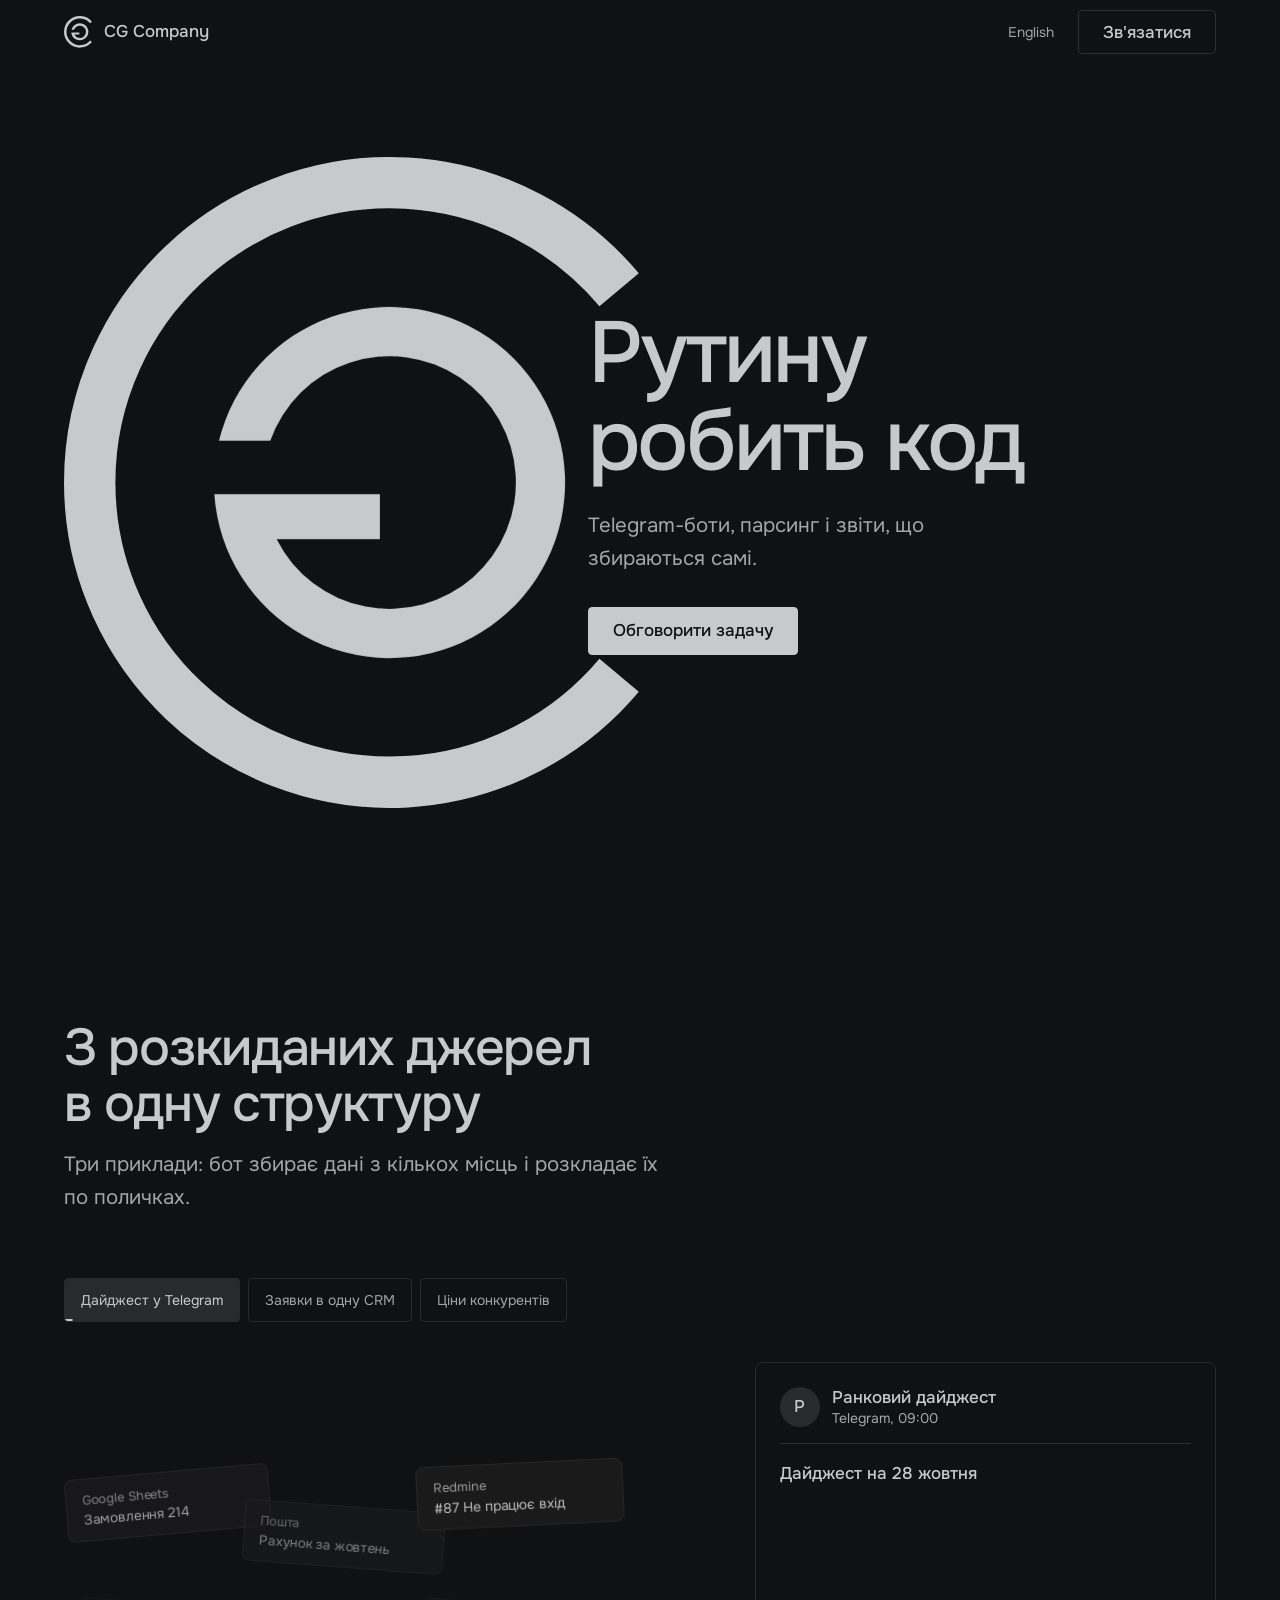
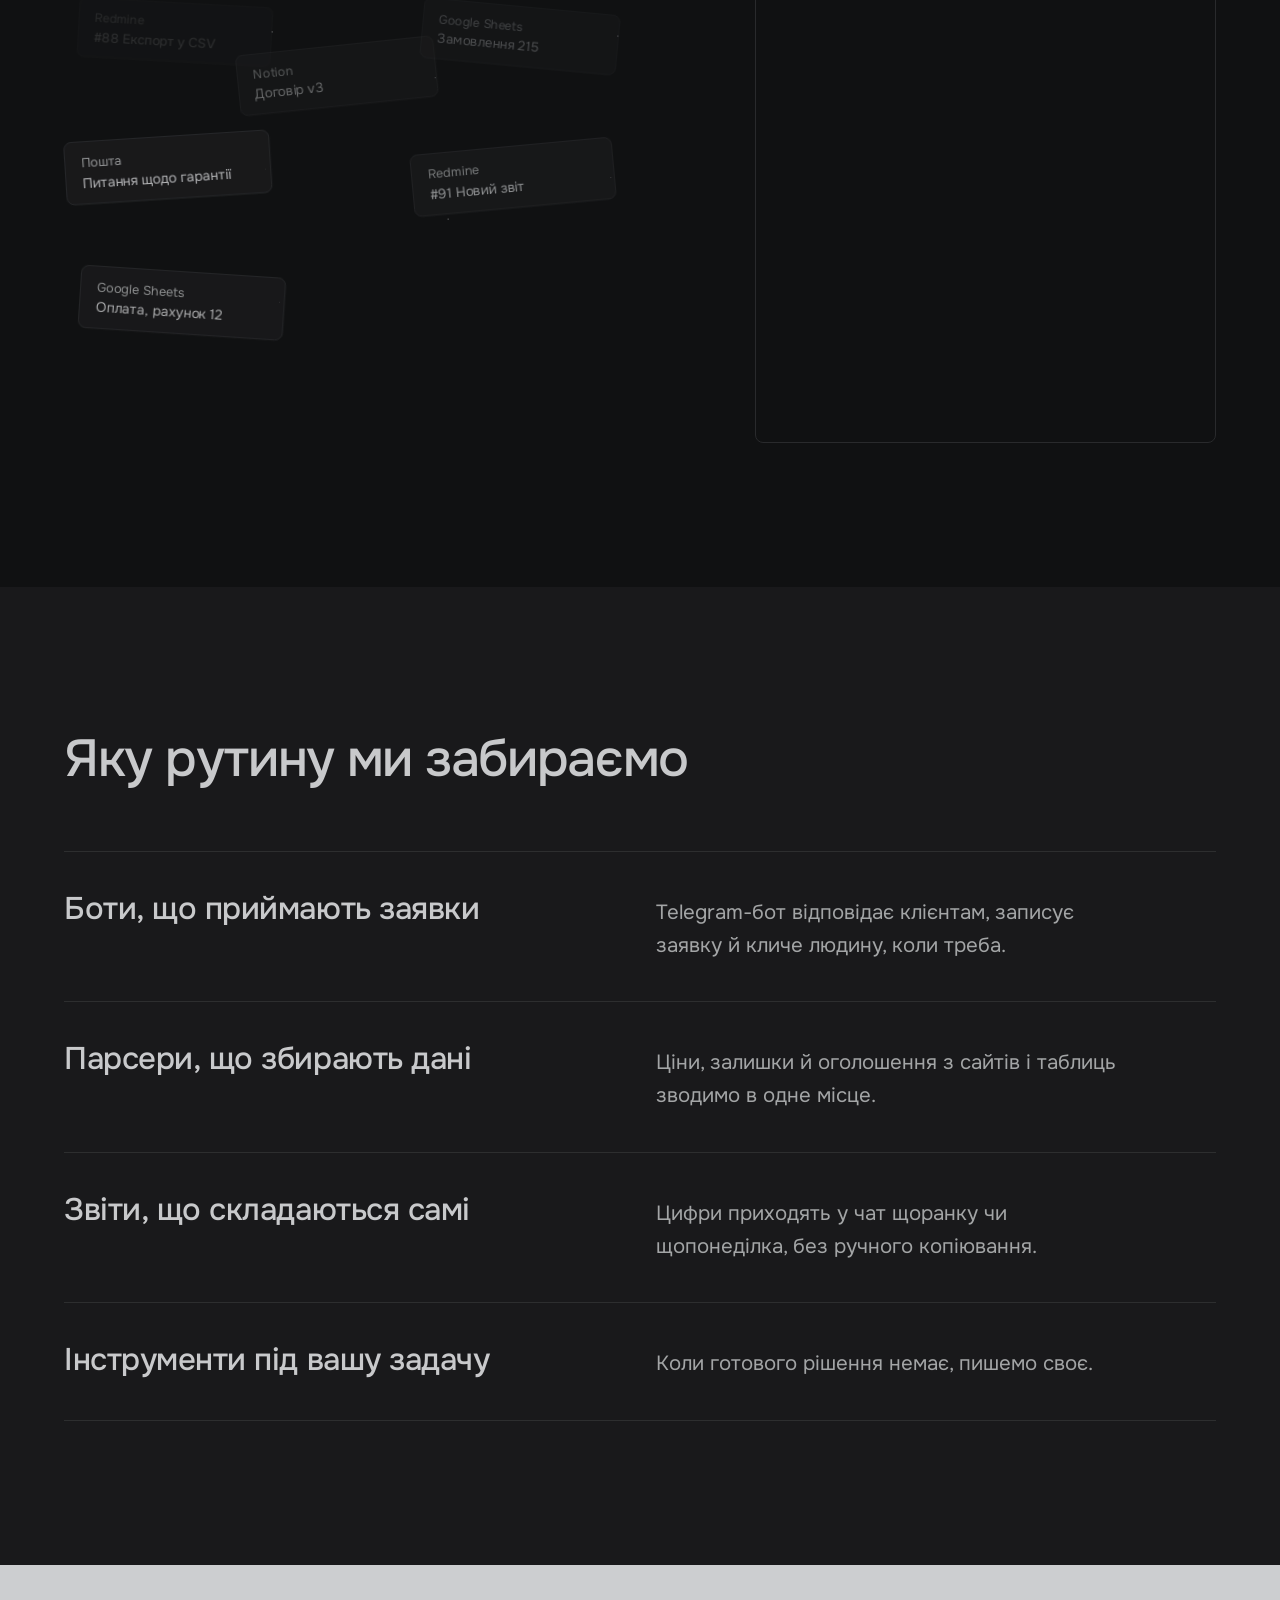
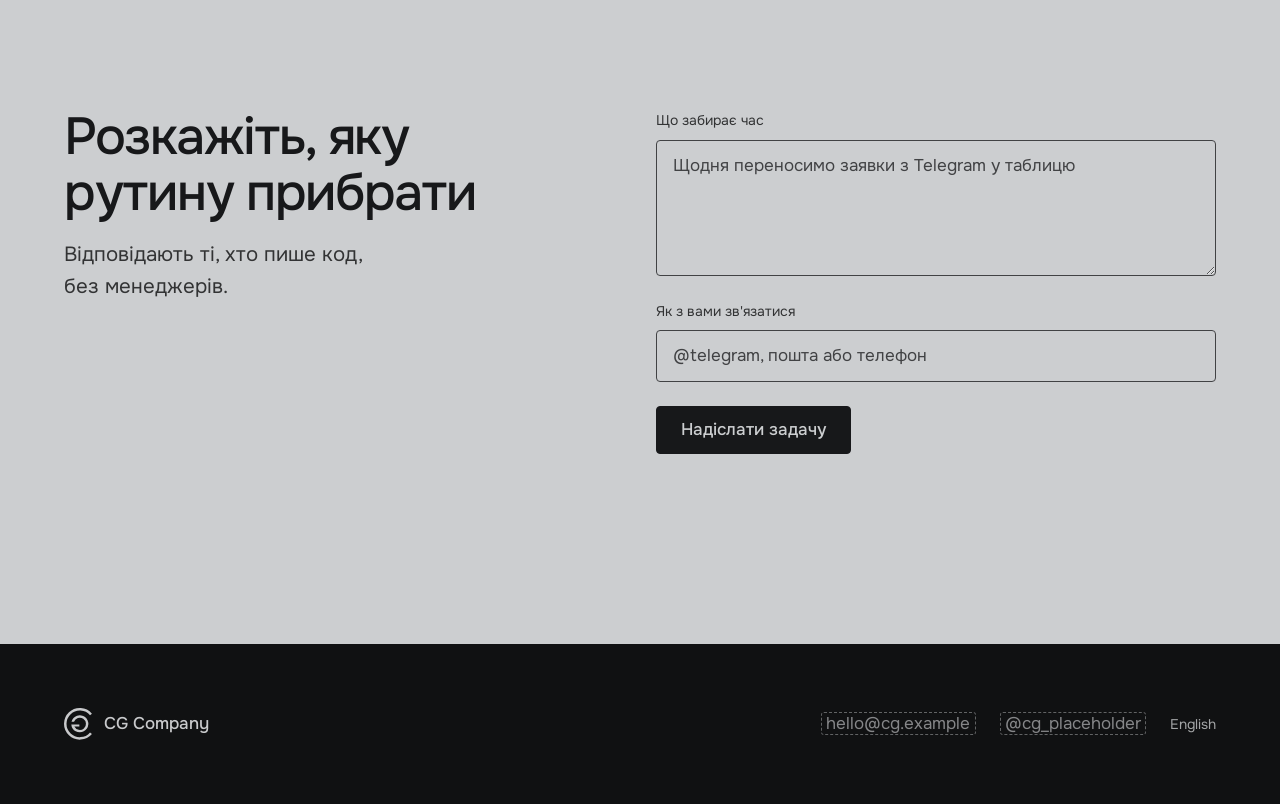
<file: index.html>
<!doctype html>
<html lang="uk">
<head>
<meta charset="utf-8">
<meta name="viewport" content="width=device-width, initial-scale=1">
<title>CG Company автоматизує рутину</title>
<meta name="description" content="CG Company робить Telegram-ботів, парсери й звіти, що збираються самі, щоб рутину робив код, а не люди.">
<link rel="icon" href="logo.svg" type="image/svg+xml">
<link rel="alternate" hreflang="uk" href="./">
<link rel="alternate" hreflang="en" href="en/">
<link rel="preconnect" href="https://fonts.googleapis.com">
<link rel="preconnect" href="https://fonts.gstatic.com" crossorigin>
<link rel="stylesheet" href="https://fonts.googleapis.com/css2?family=JetBrains+Mono:wght@400&family=Onest:wght@400;500&display=swap">
<link rel="stylesheet" href="styles.css">
<script>document.documentElement.classList.add('js');</script>
</head>
<body>
<a class="skip" href="#main">Перейти до змісту</a>

<header class="nav">
  <div class="container nav__row">
    <a class="nav__home" href="./" aria-label="CG Company, на головну">
      <svg class="mark mark--nav logo" viewBox="-152 -152 269 304" aria-hidden="true">
        <path class="mark__c" d="M107.25,-89.99 A140,140 0 1,0 107.25,89.99" fill="none" stroke="currentColor" stroke-width="24"/>
        <g class="mark__turn"><path d="M-79.65,-19.5 A82,82 0 1,1 -81.82,5.5 H-4.5 V26.5 H-52.71 A59,59 0 1,0 -55.68,-19.5 Z" fill="currentColor"/></g>
      </svg>
      <span>CG Company</span>
    </a>
    <div class="nav__end">
      <a class="nav__lang" href="en/" hreflang="en" lang="en">English</a>
      <a class="btn btn--quiet" href="#contact">Зв'язатися</a>
    </div>
  </div>
</header>

<main id="main">
  <section class="hero">
    <div class="container hero__grid">
      <svg class="mark mark--hero logo" viewBox="-152 -152 269 304" aria-hidden="true">
        <path class="mark__c" pathLength="1" d="M107.25,-89.99 A140,140 0 1,0 107.25,89.99" fill="none" stroke="currentColor" stroke-width="24"/>
        <g class="mark__turn"><g class="mark__g"><path d="M-79.65,-19.5 A82,82 0 1,1 -81.82,5.5 H-4.5 V26.5 H-52.71 A59,59 0 1,0 -55.68,-19.5 Z" fill="currentColor"/></g></g>
      </svg>
      <div class="hero__text">
        <h1>Рутину<br> робить код</h1>
        <p class="hero__lede">Telegram-боти, парсинг і звіти, що збираються самі.</p>
        <a class="btn" href="#contact">Обговорити задачу</a>
      </div>
    </div>
  </section>

  <section class="demo" aria-labelledby="demo-h" data-demo>
    <div class="container demo__grid">
      <div class="section-head">
        <h2 id="demo-h">З розкиданих джерел в одну структуру</h2>
        <p>Три приклади: бот збирає дані з кількох місць і розкладає їх по поличках.</p>
      </div>

      <div class="scenes">
        <div class="scenes__tabs" role="tablist" aria-label="Приклади автоматизацій">
          <button type="button" role="tab" id="tab-digest" aria-controls="scene-digest" aria-selected="true"><span class="tab__full">Дайджест у Telegram</span><span class="tab__short">Дайджест</span><span class="tab__bar" aria-hidden="true"></span></button>
          <button type="button" role="tab" id="tab-leads" aria-controls="scene-leads" aria-selected="false" tabindex="-1"><span class="tab__full">Заявки в одну CRM</span><span class="tab__short">Заявки</span><span class="tab__bar" aria-hidden="true"></span></button>
          <button type="button" role="tab" id="tab-prices" aria-controls="scene-prices" aria-selected="false" tabindex="-1"><span class="tab__full">Ціни конкурентів</span><span class="tab__short">Ціни</span><span class="tab__bar" aria-hidden="true"></span></button>
        </div>
        <div class="flow flow--tree" id="scene-digest" role="tabpanel" aria-labelledby="tab-digest" data-kind="tree">
          <ul class="chaos" aria-hidden="true">
            <li class="chip" data-id="s1" data-r="-5" style="--fx: 0; --fy: 0.02; --mx: 0; --my: 0.0"><span class="chip__body"><span class="chip__src">Google Sheets</span> Замовлення 214</span></li>
            <li class="chip" data-id="m1" data-r="4" style="--fx: 0.5; --fy: 0.1; --mx: 1; --my: 0.111"><span class="chip__body"><span class="chip__src">Пошта</span> Рахунок за жовтень</span></li>
            <li class="chip" data-id="r1" data-r="-3" style="--fx: 1; --fy: 0; --mx: 0; --my: 0.222"><span class="chip__body"><span class="chip__src">Redmine</span> #87 Не працює вхід</span></li>
            <li class="chip" data-id="r2" data-r="3" style="--fx: 0.02; --fy: 0.33; --mx: 1; --my: 0.333"><span class="chip__body"><span class="chip__src">Redmine</span> #88 Експорт у CSV</span></li>
            <li class="chip" data-id="n1" data-r="-6" style="--fx: 0.48; --fy: 0.44; --mx: 0; --my: 0.444"><span class="chip__body"><span class="chip__src">Notion</span> Договір v3</span></li>
            <li class="chip" data-id="s2" data-r="5" style="--fx: 1; --fy: 0.34; --mx: 1; --my: 0.556"><span class="chip__body"><span class="chip__src">Google Sheets</span> Замовлення 215</span></li>
            <li class="chip" data-id="m2" data-r="-4" style="--fx: 0; --fy: 0.66; --mx: 0; --my: 0.667"><span class="chip__body"><span class="chip__src">Пошта</span> Питання щодо гарантії</span></li>
            <li class="chip" data-id="n2" data-r="3" style="--fx: 0.52; --fy: 0.78; --mx: 1; --my: 0.778"><span class="chip__body"><span class="chip__src">Notion</span> План на листопад</span></li>
            <li class="chip" data-id="r3" data-r="-5" style="--fx: 0.98; --fy: 0.68; --mx: 0; --my: 0.889"><span class="chip__body"><span class="chip__src">Redmine</span> #91 Новий звіт</span></li>
            <li class="chip" data-id="s3" data-r="4" style="--fx: 0.04; --fy: 0.98; --mx: 1; --my: 1.0"><span class="chip__body"><span class="chip__src">Google Sheets</span> Оплата, рахунок 12</span></li>
          </ul>
          <svg class="wires" aria-hidden="true"></svg>
          <article class="post" aria-label="Приклад дайджесту в Telegram-каналі">
            <header class="post__head">
              <span class="post__avatar" aria-hidden="true">Р</span>
              <span class="post__who"><b>Ранковий дайджест</b> <span class="post__meta">Telegram, 09:00</span></span>
            </header>
            <p class="post__title">Дайджест на 28 жовтня</p>
            <ul class="tree">
              <li class="tree__branch"><span class="tree__node"><svg class="tree__icon" viewBox="0 0 16 16" aria-hidden="true"><path d="M1.5 3.5h4.2l1.6 1.6h7.2v7.4h-13z" fill="none" stroke="currentColor" stroke-width="1.2" stroke-linejoin="round"/></svg>Продажі</span>
                <ul>
                  <li class="tree__leaf" data-id="s1">Замовлення 214</li>
                  <li class="tree__leaf" data-id="s2">Замовлення 215</li>
                  <li class="tree__leaf" data-id="s3">Оплата, рахунок 12</li>
                </ul>
              </li>
              <li class="tree__branch"><span class="tree__node"><svg class="tree__icon" viewBox="0 0 16 16" aria-hidden="true"><path d="M1.5 3.5h4.2l1.6 1.6h7.2v7.4h-13z" fill="none" stroke="currentColor" stroke-width="1.2" stroke-linejoin="round"/></svg>Листи</span>
                <ul>
                  <li class="tree__leaf" data-id="m1">Рахунок за жовтень</li>
                  <li class="tree__leaf" data-id="m2">Питання щодо гарантії</li>
                </ul>
              </li>
              <li class="tree__branch"><span class="tree__node"><svg class="tree__icon" viewBox="0 0 16 16" aria-hidden="true"><path d="M1.5 3.5h4.2l1.6 1.6h7.2v7.4h-13z" fill="none" stroke="currentColor" stroke-width="1.2" stroke-linejoin="round"/></svg>Задачі</span>
                <ul>
                  <li class="tree__leaf" data-id="r1">#87 Не працює вхід</li>
                  <li class="tree__leaf" data-id="r2">#88 Експорт у CSV</li>
                  <li class="tree__leaf" data-id="r3">#91 Новий звіт</li>
                </ul>
              </li>
              <li class="tree__branch"><span class="tree__node"><svg class="tree__icon" viewBox="0 0 16 16" aria-hidden="true"><path d="M1.5 3.5h4.2l1.6 1.6h7.2v7.4h-13z" fill="none" stroke="currentColor" stroke-width="1.2" stroke-linejoin="round"/></svg>Документи</span>
                <ul>
                  <li class="tree__leaf" data-id="n1">Договір v3</li>
                  <li class="tree__leaf" data-id="n2">План на листопад</li>
                </ul>
              </li>
            </ul>
            <p class="post__sent"><svg class="check" viewBox="0 0 16 16" aria-hidden="true"><path d="M3 8.5l3 3 7-7" fill="none" stroke="currentColor" stroke-width="1.6" stroke-linecap="round" stroke-linejoin="round"/></svg>Надіслано в канал: 10 оновлень з 4 джерел</p>
          </article>
        </div>
        <div class="flow flow--board" id="scene-leads" role="tabpanel" aria-labelledby="tab-leads" data-kind="board">
          <div class="stream" aria-hidden="true"><p class="zone-label">Вхідні з 4 каналів</p><p class="stream__count"><span class="num" data-inbox>0</span> необроблених</p></div>
          <div class="sources" aria-hidden="true"><span class="source" data-src="tg"><span class="source__name">Telegram</span> <span class="num" data-src-count>0</span></span><span class="source" data-src="ig"><span class="source__name">Instagram</span> <span class="num" data-src-count>0</span></span><span class="source" data-src="form"><span class="source__name">Сайт</span> <span class="num" data-src-count>0</span></span><span class="source" data-src="call"><span class="source__name">Дзвінки</span> <span class="num" data-src-count>0</span></span></div>
          <div class="board">
            <p class="board__title">CRM, заявки за вівторок</p>
            <div class="board__col" data-col="new">
              <p class="board__head">Нові <span class="num" data-count>2</span></p>
              <ul>
                <li class="card" data-k="1" data-col="new" data-src="ig"><span class="card__src">Instagram</span> <span class="card__txt">@kvitka: є розмір M?</span></li>
                <li class="card" data-k="4" data-col="new" data-src="tg"><span class="card__src">Telegram</span> <span class="card__txt">Ігор: скільки доставка?</span></li>
              </ul>
            </div>
            <div class="board__col" data-col="work">
              <p class="board__head">В роботі <span class="num" data-count>2</span></p>
              <ul>
                <li class="card" data-k="2" data-col="work" data-src="form"><span class="card__src">Форма на сайті</span> <span class="card__txt">Анна: рахунок для ТОВ</span></li>
                <li class="card" data-k="3" data-col="work" data-src="call"><span class="card__src">Дзвінок</span> <span class="card__txt">Марко: ціна за 2 шт</span></li>
              </ul>
            </div>
            <div class="board__col" data-col="done">
              <p class="board__head">Готово <span class="num" data-count>2</span></p>
              <ul>
                <li class="card" data-k="0" data-col="done" data-src="tg"><span class="card__src">Telegram</span> <span class="card__txt">Олена: запис на четвер</span><svg class="check" viewBox="0 0 16 16" aria-hidden="true"><path d="M3 8.5l3 3 7-7" fill="none" stroke="currentColor" stroke-width="1.6" stroke-linecap="round" stroke-linejoin="round"/></svg></li>
                <li class="card" data-k="5" data-col="done" data-src="call"><span class="card__src">Дзвінок</span> <span class="card__txt">Світлана: гарантія</span><svg class="check" viewBox="0 0 16 16" aria-hidden="true"><path d="M3 8.5l3 3 7-7" fill="none" stroke="currentColor" stroke-width="1.6" stroke-linecap="round" stroke-linejoin="round"/></svg></li>
              </ul>
            </div>
          </div>
        </div>
        <div class="flow flow--prices" id="scene-prices" role="tabpanel" aria-labelledby="tab-prices" data-kind="prices">
          <div class="scan">
            <p class="zone-label">Чотири сайти, чотири формати</p>
            <ul class="scan__rows">
              <li class="scan__row" data-id="a"><span class="scan__shop">shop-a.example</span><code class="scan__raw">&lt;span class="price"&gt;<b class="scan__val">4 299 ₴</b>&lt;/span&gt;</code></li>
              <li class="scan__row" data-id="b"><span class="scan__shop">shop-b.example</span><code class="scan__raw">"price": <b class="scan__val">4150</b></code></li>
              <li class="scan__row" data-id="c"><span class="scan__shop">shop-c.example</span><code class="scan__raw">&lt;div data-cost="<b class="scan__val">4480</b>"&gt;</code></li>
              <li class="scan__row" data-id="m"><span class="scan__shop">Маркетплейс</span><code class="scan__raw">Ціна: <b class="scan__val">4 390 грн</b></code></li>
            </ul>
            <span class="scan__beam" aria-hidden="true"></span>
          </div>
          <figure class="dots">
            <figcaption class="dots__title">Кавоварка X1, ціни сьогодні, грн</figcaption>
            <div class="dots__plot">
              <span class="dots__mine" style="--v: 0.417" aria-hidden="true"></span>
              <span class="dots__mine-label" style="--v: 0.417">Ваша ціна, 4 250</span>
              <div class="dots__row" data-id="a"><span class="dots__name">shop-a</span><span class="dots__track"><span class="dots__dot" style="--v: 0.498"></span><span class="dots__val" style="--v: 0.498">4 299</span></span></div>
              <div class="dots__row" data-id="b"><span class="dots__name">shop-b</span><span class="dots__track"><span class="dots__dot is-low" style="--v: 0.25"></span><span class="dots__val" style="--v: 0.25">4 150 <em class="dots__low">найнижча</em></span></span></div>
              <div class="dots__row" data-id="c"><span class="dots__name">shop-c</span><span class="dots__track"><span class="dots__dot" style="--v: 0.8"></span><span class="dots__val" style="--v: 0.8">4 480</span></span></div>
              <div class="dots__row" data-id="m"><span class="dots__name">маркетплейс</span><span class="dots__track"><span class="dots__dot" style="--v: 0.65"></span><span class="dots__val" style="--v: 0.65">4 390</span></span></div>
              <div class="dots__axis" aria-hidden="true"><span style="--v: 0">4 000</span><span style="--v: 0.333">4 200</span><span style="--v: 0.667">4 400</span><span style="--v: 1">4 600</span></div>
            </div>
            <p class="dots__verdict">shop-b дешевший за вас на 100 грн. Сповіщення вже в Telegram.</p>
          </figure>
        </div>
      </div>

    </div>
  </section>

  <section class="work" aria-labelledby="work-h">
    <div class="container work__inner">
      <div class="section-head">
        <h2 id="work-h">Яку рутину ми забираємо</h2>
      </div>
      <dl class="work__list">
        <div class="work__row"><dt>Боти, що приймають заявки</dt><dd>Telegram-бот відповідає клієнтам, записує заявку й кличе людину, коли треба.</dd></div>
        <div class="work__row"><dt>Парсери, що збирають дані</dt><dd>Ціни, залишки й оголошення з сайтів і таблиць зводимо в одне місце.</dd></div>
        <div class="work__row"><dt>Звіти, що складаються самі</dt><dd>Цифри приходять у чат щоранку чи щопонеділка, без ручного копіювання.</dd></div>
        <div class="work__row"><dt>Інструменти під вашу задачу</dt><dd>Коли готового рішення немає, пишемо своє.</dd></div>
      </dl>
    </div>
  </section>

  <section class="contact band-light" id="contact" aria-labelledby="contact-h">
    <div class="container contact__grid">
      <div class="section-head">
        <h2 id="contact-h">Розкажіть, яку рутину прибрати</h2>
        <p>Відповідають ті, хто пише код, без менеджерів.</p>
      </div>
      <form class="brief" data-endpoint="" novalidate>
        <div class="field">
          <label for="task">Що забирає час</label>
          <textarea id="task" name="task" rows="4" required placeholder="Щодня переносимо заявки з Telegram у таблицю"></textarea>
        </div>
        <div class="field">
          <label for="reach">Як з вами зв'язатися</label>
          <input id="reach" name="reach" type="text" autocomplete="on" required placeholder="@telegram, пошта або телефон">
        </div>
        <div class="brief__row">
          <button class="btn" type="submit">Надіслати задачу</button>
        </div>
        <p class="brief__help" id="brief-help" aria-live="polite"></p>
      </form>
    </div>
  </section>
</main>

<footer class="foot">
  <div class="container foot__row">
    <span class="foot__name">
      <svg class="mark mark--nav logo" viewBox="-152 -152 269 304" aria-hidden="true">
        <path d="M107.25,-89.99 A140,140 0 1,0 107.25,89.99" fill="none" stroke="currentColor" stroke-width="24"/>
        <path d="M-79.65,-19.5 A82,82 0 1,1 -81.82,5.5 H-4.5 V26.5 H-52.71 A59,59 0 1,0 -55.68,-19.5 Z" fill="currentColor"/>
      </svg>
      CG Company
    </span>
    <ul class="foot__contacts">
      <li><span class="fill" data-fill="email">hello@cg.example</span></li>
      <li><span class="fill" data-fill="telegram">@cg_placeholder</span></li>
      <li><a class="nav__lang" href="en/" hreflang="en" lang="en">English</a></li>
    </ul>
  </div>
</footer>

<script src="https://cdnjs.cloudflare.com/ajax/libs/gsap/3.12.5/gsap.min.js" defer></script>
<script defer src="app.js" data-msg-task="Опишіть задачу хоча б одним реченням." data-msg-reach="Залиште контакт, щоб ми могли відповісти." data-msg-offline="Нічого не надіслано: форма ще не підключена." data-msg-fail="Не вдалося надіслати. Спробуйте за хвилину." data-msg-ok="Отримали. Відповімо на контакт, який ви залишили."></script>
</body>
</html>
</file>
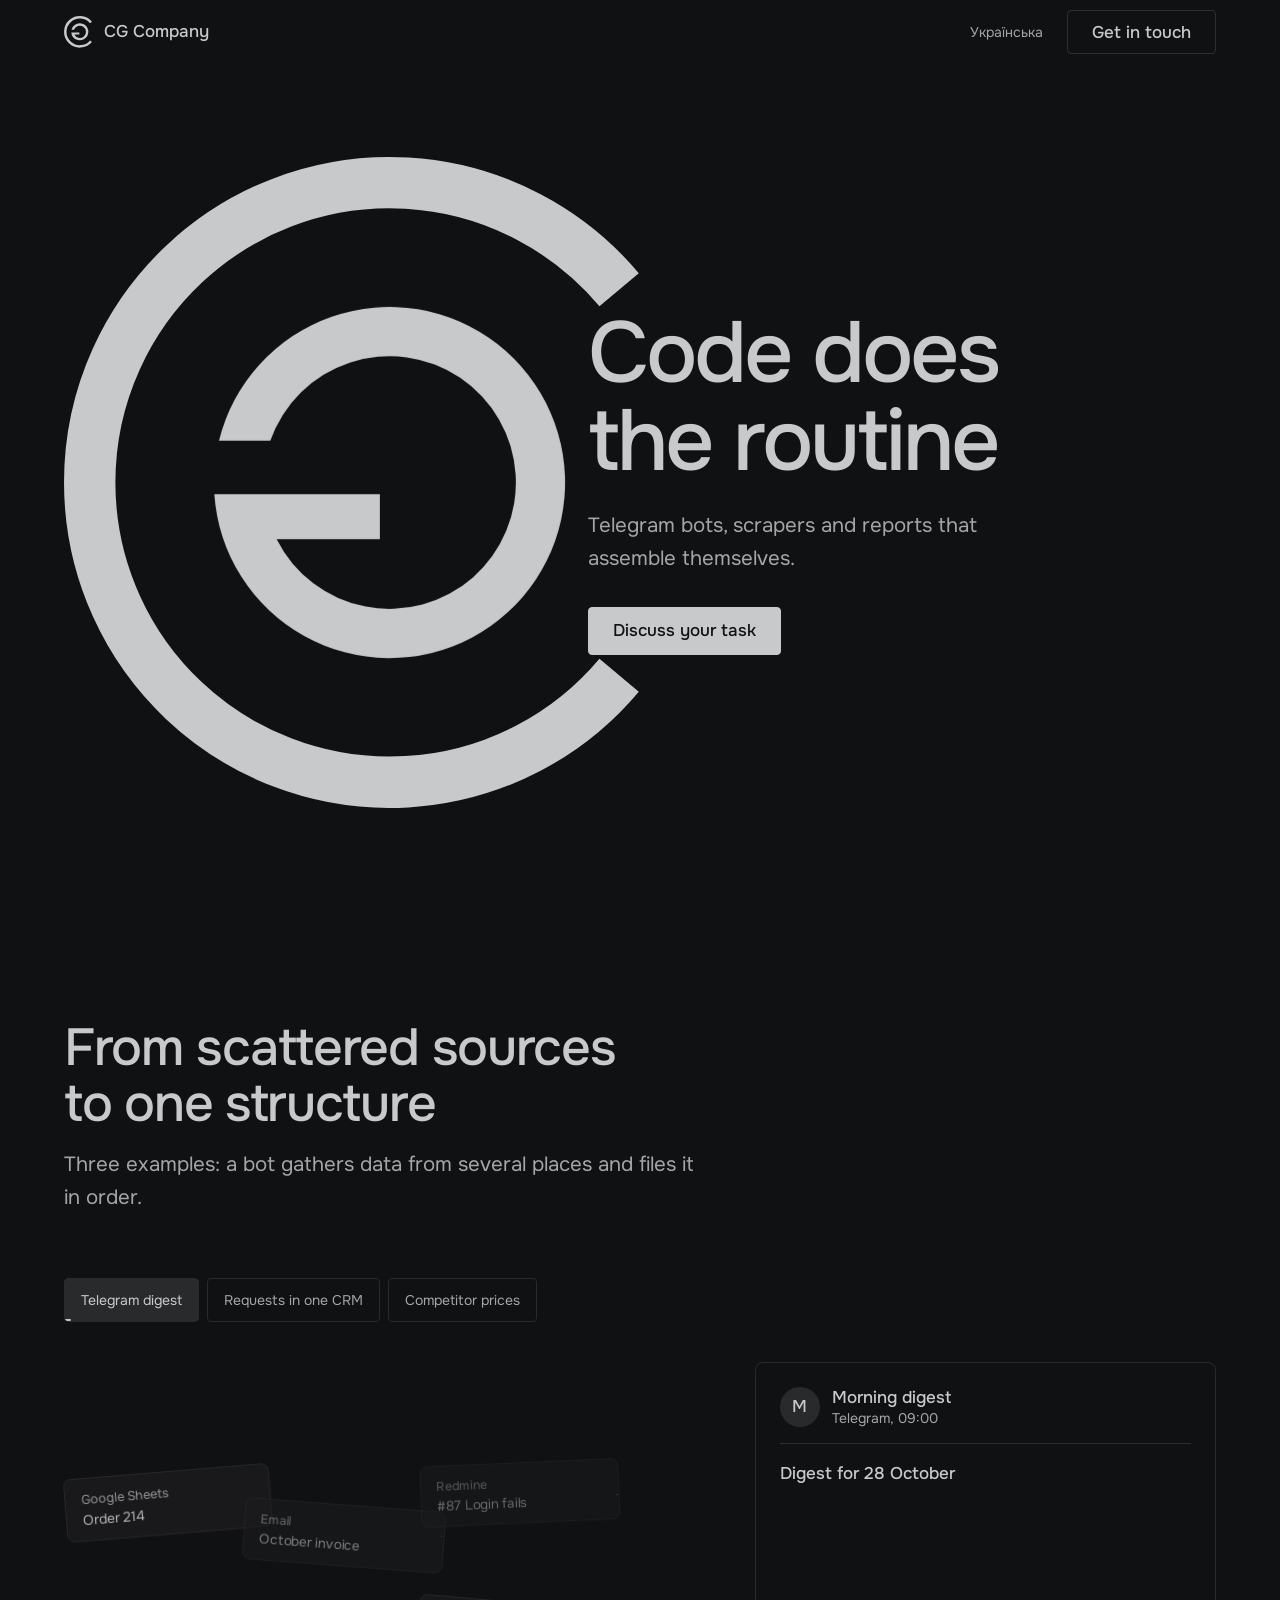
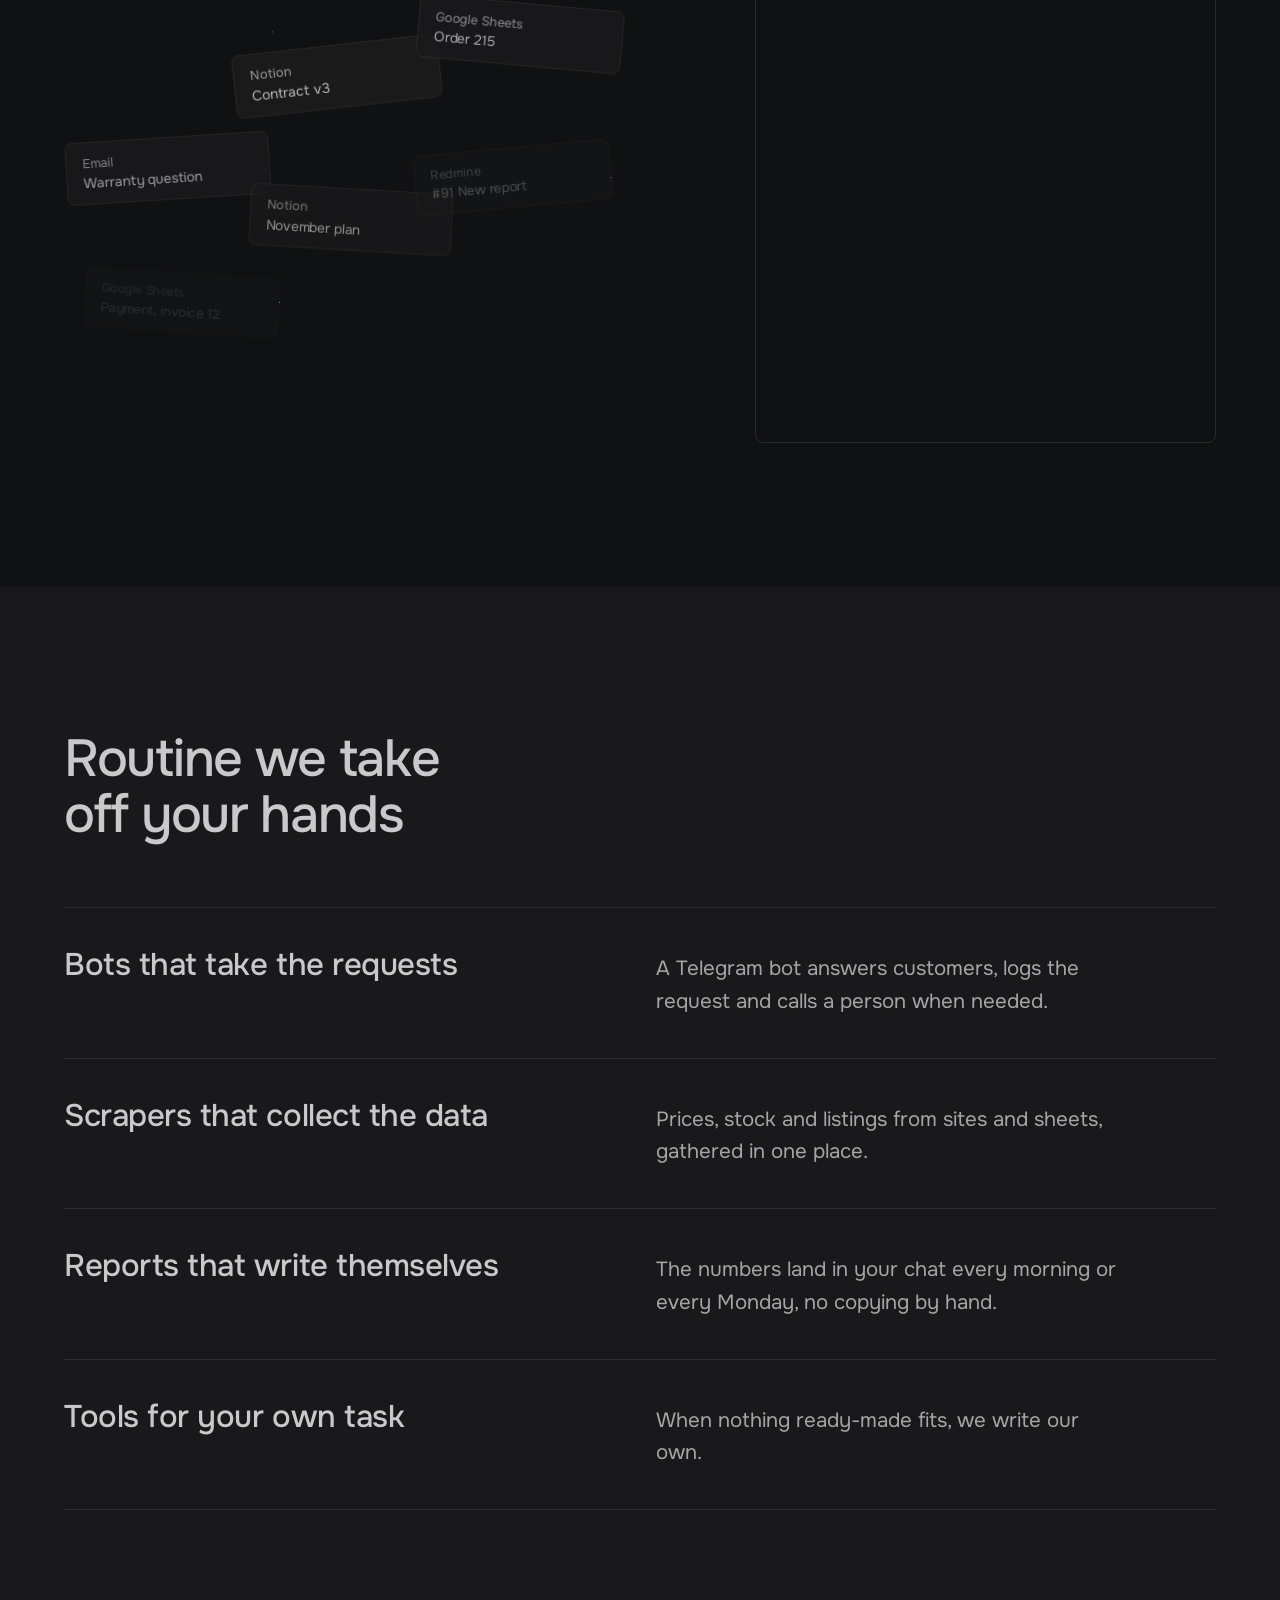
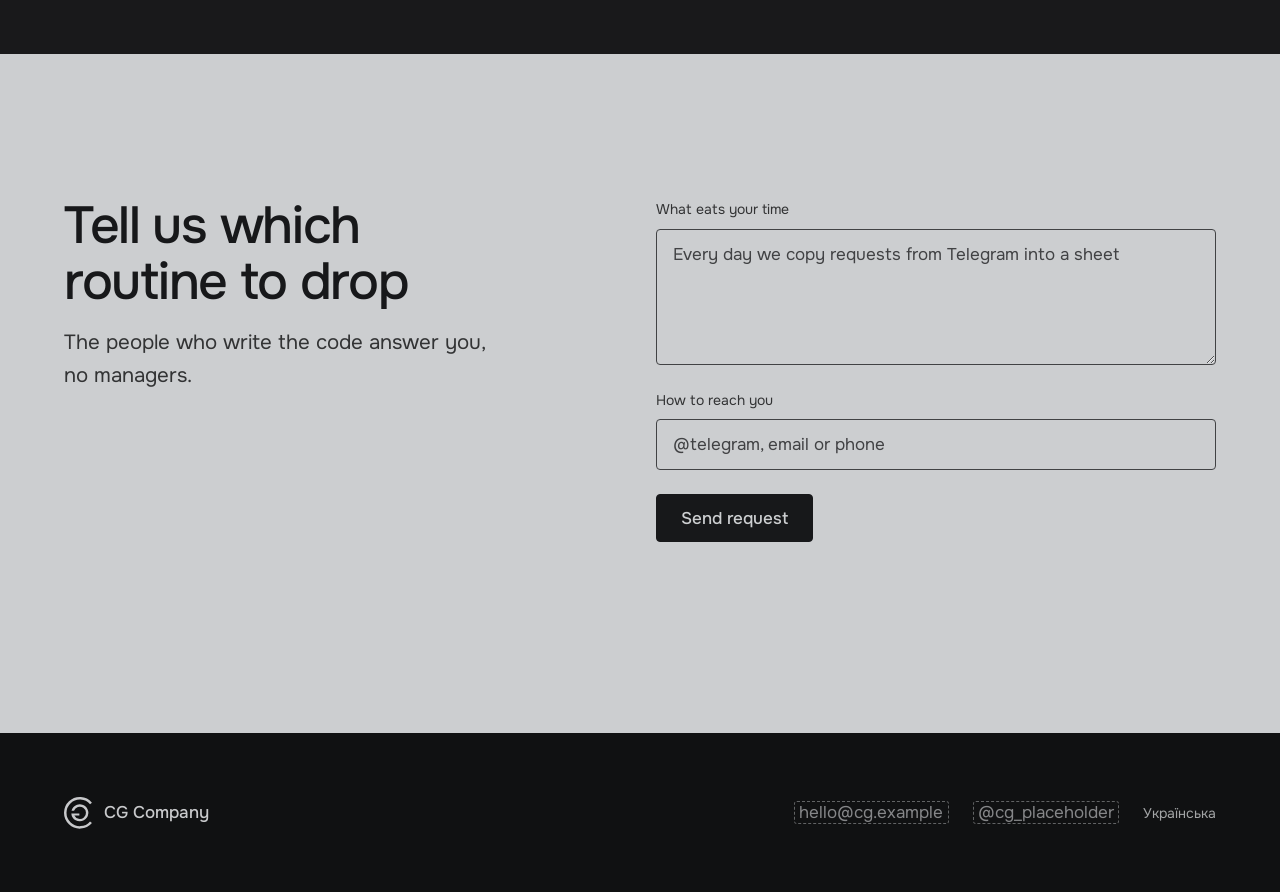
<file: en/index.html>
<!doctype html>
<html lang="en">
<head>
<meta charset="utf-8">
<meta name="viewport" content="width=device-width, initial-scale=1">
<title>CG Company automates routine work</title>
<meta name="description" content="CG Company builds Telegram bots, scrapers and reports that assemble themselves, so code does the routine, not people.">
<link rel="icon" href="../logo.svg" type="image/svg+xml">
<link rel="alternate" hreflang="uk" href="../">
<link rel="alternate" hreflang="en" href="./">
<link rel="preconnect" href="https://fonts.googleapis.com">
<link rel="preconnect" href="https://fonts.gstatic.com" crossorigin>
<link rel="stylesheet" href="https://fonts.googleapis.com/css2?family=JetBrains+Mono:wght@400&family=Onest:wght@400;500&display=swap">
<link rel="stylesheet" href="../styles.css">
<script>document.documentElement.classList.add('js');</script>
</head>
<body>
<a class="skip" href="#main">Skip to content</a>

<header class="nav">
  <div class="container nav__row">
    <a class="nav__home" href="./" aria-label="CG Company, home">
      <svg class="mark mark--nav logo" viewBox="-152 -152 269 304" aria-hidden="true">
        <path class="mark__c" d="M107.25,-89.99 A140,140 0 1,0 107.25,89.99" fill="none" stroke="currentColor" stroke-width="24"/>
        <g class="mark__turn"><path d="M-79.65,-19.5 A82,82 0 1,1 -81.82,5.5 H-4.5 V26.5 H-52.71 A59,59 0 1,0 -55.68,-19.5 Z" fill="currentColor"/></g>
      </svg>
      <span>CG Company</span>
    </a>
    <div class="nav__end">
      <a class="nav__lang" href="../" hreflang="uk" lang="uk">Українська</a>
      <a class="btn btn--quiet" href="#contact">Get in touch</a>
    </div>
  </div>
</header>

<main id="main">
  <section class="hero">
    <div class="container hero__grid">
      <svg class="mark mark--hero logo" viewBox="-152 -152 269 304" aria-hidden="true">
        <path class="mark__c" pathLength="1" d="M107.25,-89.99 A140,140 0 1,0 107.25,89.99" fill="none" stroke="currentColor" stroke-width="24"/>
        <g class="mark__turn"><g class="mark__g"><path d="M-79.65,-19.5 A82,82 0 1,1 -81.82,5.5 H-4.5 V26.5 H-52.71 A59,59 0 1,0 -55.68,-19.5 Z" fill="currentColor"/></g></g>
      </svg>
      <div class="hero__text">
        <h1>Code does<br> the routine</h1>
        <p class="hero__lede">Telegram bots, scrapers and reports that assemble themselves.</p>
        <a class="btn" href="#contact">Discuss your task</a>
      </div>
    </div>
  </section>

  <section class="demo" aria-labelledby="demo-h" data-demo>
    <div class="container demo__grid">
      <div class="section-head">
        <h2 id="demo-h">From scattered sources to one structure</h2>
        <p>Three examples: a bot gathers data from several places and files it in order.</p>
      </div>

      <div class="scenes">
        <div class="scenes__tabs" role="tablist" aria-label="Automation examples">
          <button type="button" role="tab" id="tab-digest" aria-controls="scene-digest" aria-selected="true"><span class="tab__full">Telegram digest</span><span class="tab__short">Digest</span><span class="tab__bar" aria-hidden="true"></span></button>
          <button type="button" role="tab" id="tab-leads" aria-controls="scene-leads" aria-selected="false" tabindex="-1"><span class="tab__full">Requests in one CRM</span><span class="tab__short">Requests</span><span class="tab__bar" aria-hidden="true"></span></button>
          <button type="button" role="tab" id="tab-prices" aria-controls="scene-prices" aria-selected="false" tabindex="-1"><span class="tab__full">Competitor prices</span><span class="tab__short">Prices</span><span class="tab__bar" aria-hidden="true"></span></button>
        </div>
        <div class="flow flow--tree" id="scene-digest" role="tabpanel" aria-labelledby="tab-digest" data-kind="tree">
          <ul class="chaos" aria-hidden="true">
            <li class="chip" data-id="s1" data-r="-5" style="--fx: 0; --fy: 0.02; --mx: 0; --my: 0.0"><span class="chip__body"><span class="chip__src">Google Sheets</span> Order 214</span></li>
            <li class="chip" data-id="m1" data-r="4" style="--fx: 0.5; --fy: 0.1; --mx: 1; --my: 0.111"><span class="chip__body"><span class="chip__src">Email</span> October invoice</span></li>
            <li class="chip" data-id="r1" data-r="-3" style="--fx: 1; --fy: 0; --mx: 0; --my: 0.222"><span class="chip__body"><span class="chip__src">Redmine</span> #87 Login fails</span></li>
            <li class="chip" data-id="r2" data-r="3" style="--fx: 0.02; --fy: 0.33; --mx: 1; --my: 0.333"><span class="chip__body"><span class="chip__src">Redmine</span> #88 CSV export</span></li>
            <li class="chip" data-id="n1" data-r="-6" style="--fx: 0.48; --fy: 0.44; --mx: 0; --my: 0.444"><span class="chip__body"><span class="chip__src">Notion</span> Contract v3</span></li>
            <li class="chip" data-id="s2" data-r="5" style="--fx: 1; --fy: 0.34; --mx: 1; --my: 0.556"><span class="chip__body"><span class="chip__src">Google Sheets</span> Order 215</span></li>
            <li class="chip" data-id="m2" data-r="-4" style="--fx: 0; --fy: 0.66; --mx: 0; --my: 0.667"><span class="chip__body"><span class="chip__src">Email</span> Warranty question</span></li>
            <li class="chip" data-id="n2" data-r="3" style="--fx: 0.52; --fy: 0.78; --mx: 1; --my: 0.778"><span class="chip__body"><span class="chip__src">Notion</span> November plan</span></li>
            <li class="chip" data-id="r3" data-r="-5" style="--fx: 0.98; --fy: 0.68; --mx: 0; --my: 0.889"><span class="chip__body"><span class="chip__src">Redmine</span> #91 New report</span></li>
            <li class="chip" data-id="s3" data-r="4" style="--fx: 0.04; --fy: 0.98; --mx: 1; --my: 1.0"><span class="chip__body"><span class="chip__src">Google Sheets</span> Payment, invoice 12</span></li>
          </ul>
          <svg class="wires" aria-hidden="true"></svg>
          <article class="post" aria-label="Sample digest in a Telegram channel">
            <header class="post__head">
              <span class="post__avatar" aria-hidden="true">M</span>
              <span class="post__who"><b>Morning digest</b> <span class="post__meta">Telegram, 09:00</span></span>
            </header>
            <p class="post__title">Digest for 28 October</p>
            <ul class="tree">
              <li class="tree__branch"><span class="tree__node"><svg class="tree__icon" viewBox="0 0 16 16" aria-hidden="true"><path d="M1.5 3.5h4.2l1.6 1.6h7.2v7.4h-13z" fill="none" stroke="currentColor" stroke-width="1.2" stroke-linejoin="round"/></svg>Sales</span>
                <ul>
                  <li class="tree__leaf" data-id="s1">Order 214</li>
                  <li class="tree__leaf" data-id="s2">Order 215</li>
                  <li class="tree__leaf" data-id="s3">Payment, invoice 12</li>
                </ul>
              </li>
              <li class="tree__branch"><span class="tree__node"><svg class="tree__icon" viewBox="0 0 16 16" aria-hidden="true"><path d="M1.5 3.5h4.2l1.6 1.6h7.2v7.4h-13z" fill="none" stroke="currentColor" stroke-width="1.2" stroke-linejoin="round"/></svg>Email</span>
                <ul>
                  <li class="tree__leaf" data-id="m1">October invoice</li>
                  <li class="tree__leaf" data-id="m2">Warranty question</li>
                </ul>
              </li>
              <li class="tree__branch"><span class="tree__node"><svg class="tree__icon" viewBox="0 0 16 16" aria-hidden="true"><path d="M1.5 3.5h4.2l1.6 1.6h7.2v7.4h-13z" fill="none" stroke="currentColor" stroke-width="1.2" stroke-linejoin="round"/></svg>Tasks</span>
                <ul>
                  <li class="tree__leaf" data-id="r1">#87 Login fails</li>
                  <li class="tree__leaf" data-id="r2">#88 CSV export</li>
                  <li class="tree__leaf" data-id="r3">#91 New report</li>
                </ul>
              </li>
              <li class="tree__branch"><span class="tree__node"><svg class="tree__icon" viewBox="0 0 16 16" aria-hidden="true"><path d="M1.5 3.5h4.2l1.6 1.6h7.2v7.4h-13z" fill="none" stroke="currentColor" stroke-width="1.2" stroke-linejoin="round"/></svg>Docs</span>
                <ul>
                  <li class="tree__leaf" data-id="n1">Contract v3</li>
                  <li class="tree__leaf" data-id="n2">November plan</li>
                </ul>
              </li>
            </ul>
            <p class="post__sent"><svg class="check" viewBox="0 0 16 16" aria-hidden="true"><path d="M3 8.5l3 3 7-7" fill="none" stroke="currentColor" stroke-width="1.6" stroke-linecap="round" stroke-linejoin="round"/></svg>Posted to the channel: 10 updates from 4 sources</p>
          </article>
        </div>
        <div class="flow flow--board" id="scene-leads" role="tabpanel" aria-labelledby="tab-leads" data-kind="board">
          <div class="stream" aria-hidden="true"><p class="zone-label">Inbox from 4 channels</p><p class="stream__count"><span class="num" data-inbox>0</span> unhandled</p></div>
          <div class="sources" aria-hidden="true"><span class="source" data-src="tg"><span class="source__name">Telegram</span> <span class="num" data-src-count>0</span></span><span class="source" data-src="ig"><span class="source__name">Instagram</span> <span class="num" data-src-count>0</span></span><span class="source" data-src="form"><span class="source__name">Website</span> <span class="num" data-src-count>0</span></span><span class="source" data-src="call"><span class="source__name">Calls</span> <span class="num" data-src-count>0</span></span></div>
          <div class="board">
            <p class="board__title">CRM, requests for Tuesday</p>
            <div class="board__col" data-col="new">
              <p class="board__head">New <span class="num" data-count>2</span></p>
              <ul>
                <li class="card" data-k="1" data-col="new" data-src="ig"><span class="card__src">Instagram</span> <span class="card__txt">@kvitka: size M in stock?</span></li>
                <li class="card" data-k="4" data-col="new" data-src="tg"><span class="card__src">Telegram</span> <span class="card__txt">Ihor: delivery cost?</span></li>
              </ul>
            </div>
            <div class="board__col" data-col="work">
              <p class="board__head">In progress <span class="num" data-count>2</span></p>
              <ul>
                <li class="card" data-k="2" data-col="work" data-src="form"><span class="card__src">Website form</span> <span class="card__txt">Anna: company invoice</span></li>
                <li class="card" data-k="3" data-col="work" data-src="call"><span class="card__src">Phone call</span> <span class="card__txt">Marko: price for 2 sets</span></li>
              </ul>
            </div>
            <div class="board__col" data-col="done">
              <p class="board__head">Done <span class="num" data-count>2</span></p>
              <ul>
                <li class="card" data-k="0" data-col="done" data-src="tg"><span class="card__src">Telegram</span> <span class="card__txt">Olena: Thursday booking</span><svg class="check" viewBox="0 0 16 16" aria-hidden="true"><path d="M3 8.5l3 3 7-7" fill="none" stroke="currentColor" stroke-width="1.6" stroke-linecap="round" stroke-linejoin="round"/></svg></li>
                <li class="card" data-k="5" data-col="done" data-src="call"><span class="card__src">Phone call</span> <span class="card__txt">Svitlana: warranty</span><svg class="check" viewBox="0 0 16 16" aria-hidden="true"><path d="M3 8.5l3 3 7-7" fill="none" stroke="currentColor" stroke-width="1.6" stroke-linecap="round" stroke-linejoin="round"/></svg></li>
              </ul>
            </div>
          </div>
        </div>
        <div class="flow flow--prices" id="scene-prices" role="tabpanel" aria-labelledby="tab-prices" data-kind="prices">
          <div class="scan">
            <p class="zone-label">Four sites, four formats</p>
            <ul class="scan__rows">
              <li class="scan__row" data-id="a"><span class="scan__shop">shop-a.example</span><code class="scan__raw">&lt;span class="price"&gt;<b class="scan__val">4,299 ₴</b>&lt;/span&gt;</code></li>
              <li class="scan__row" data-id="b"><span class="scan__shop">shop-b.example</span><code class="scan__raw">"price": <b class="scan__val">4150</b></code></li>
              <li class="scan__row" data-id="c"><span class="scan__shop">shop-c.example</span><code class="scan__raw">&lt;div data-cost="<b class="scan__val">4480</b>"&gt;</code></li>
              <li class="scan__row" data-id="m"><span class="scan__shop">Marketplace</span><code class="scan__raw">Price: <b class="scan__val">4,390 UAH</b></code></li>
            </ul>
            <span class="scan__beam" aria-hidden="true"></span>
          </div>
          <figure class="dots">
            <figcaption class="dots__title">Coffee maker X1, prices today, UAH</figcaption>
            <div class="dots__plot">
              <span class="dots__mine" style="--v: 0.417" aria-hidden="true"></span>
              <span class="dots__mine-label" style="--v: 0.417">Your price, 4,250</span>
              <div class="dots__row" data-id="a"><span class="dots__name">shop-a</span><span class="dots__track"><span class="dots__dot" style="--v: 0.498"></span><span class="dots__val" style="--v: 0.498">4,299</span></span></div>
              <div class="dots__row" data-id="b"><span class="dots__name">shop-b</span><span class="dots__track"><span class="dots__dot is-low" style="--v: 0.25"></span><span class="dots__val" style="--v: 0.25">4,150 <em class="dots__low">lowest</em></span></span></div>
              <div class="dots__row" data-id="c"><span class="dots__name">shop-c</span><span class="dots__track"><span class="dots__dot" style="--v: 0.8"></span><span class="dots__val" style="--v: 0.8">4,480</span></span></div>
              <div class="dots__row" data-id="m"><span class="dots__name">marketplace</span><span class="dots__track"><span class="dots__dot" style="--v: 0.65"></span><span class="dots__val" style="--v: 0.65">4,390</span></span></div>
              <div class="dots__axis" aria-hidden="true"><span style="--v: 0">4,000</span><span style="--v: 0.333">4,200</span><span style="--v: 0.667">4,400</span><span style="--v: 1">4,600</span></div>
            </div>
            <p class="dots__verdict">shop-b is 100 UAH cheaper than you. The alert is already in Telegram.</p>
          </figure>
        </div>
      </div>

    </div>
  </section>

  <section class="work" aria-labelledby="work-h">
    <div class="container work__inner">
      <div class="section-head">
        <h2 id="work-h">Routine we take off your hands</h2>
      </div>
      <dl class="work__list">
        <div class="work__row"><dt>Bots that take the requests</dt><dd>A Telegram bot answers customers, logs the request and calls a person when needed.</dd></div>
        <div class="work__row"><dt>Scrapers that collect the data</dt><dd>Prices, stock and listings from sites and sheets, gathered in one place.</dd></div>
        <div class="work__row"><dt>Reports that write themselves</dt><dd>The numbers land in your chat every morning or every Monday, no copying by hand.</dd></div>
        <div class="work__row"><dt>Tools for your own task</dt><dd>When nothing ready-made fits, we write our own.</dd></div>
      </dl>
    </div>
  </section>

  <section class="contact band-light" id="contact" aria-labelledby="contact-h">
    <div class="container contact__grid">
      <div class="section-head">
        <h2 id="contact-h">Tell us which routine to drop</h2>
        <p>The people who write the code answer you, no managers.</p>
      </div>
      <form class="brief" data-endpoint="" novalidate>
        <div class="field">
          <label for="task">What eats your time</label>
          <textarea id="task" name="task" rows="4" required placeholder="Every day we copy requests from Telegram into a sheet"></textarea>
        </div>
        <div class="field">
          <label for="reach">How to reach you</label>
          <input id="reach" name="reach" type="text" autocomplete="on" required placeholder="@telegram, email or phone">
        </div>
        <div class="brief__row">
          <button class="btn" type="submit">Send request</button>
        </div>
        <p class="brief__help" id="brief-help" aria-live="polite"></p>
      </form>
    </div>
  </section>
</main>

<footer class="foot">
  <div class="container foot__row">
    <span class="foot__name">
      <svg class="mark mark--nav logo" viewBox="-152 -152 269 304" aria-hidden="true">
        <path d="M107.25,-89.99 A140,140 0 1,0 107.25,89.99" fill="none" stroke="currentColor" stroke-width="24"/>
        <path d="M-79.65,-19.5 A82,82 0 1,1 -81.82,5.5 H-4.5 V26.5 H-52.71 A59,59 0 1,0 -55.68,-19.5 Z" fill="currentColor"/>
      </svg>
      CG Company
    </span>
    <ul class="foot__contacts">
      <li><span class="fill" data-fill="email">hello@cg.example</span></li>
      <li><span class="fill" data-fill="telegram">@cg_placeholder</span></li>
      <li><a class="nav__lang" href="../" hreflang="uk" lang="uk">Українська</a></li>
    </ul>
  </div>
</footer>

<script src="https://cdnjs.cloudflare.com/ajax/libs/gsap/3.12.5/gsap.min.js" defer></script>
<script defer src="../app.js" data-msg-task="Describe the task in at least one sentence." data-msg-reach="Leave a contact so we can reply." data-msg-offline="Nothing was sent: this form is not connected yet." data-msg-fail="That did not go through. Try again in a minute." data-msg-ok="Got it. We will reply to the contact you left."></script>
</body>
</html>
</file>
<file: styles.css>
/* Hallmark · shape: the open C, page-long · genre: modern-minimal · theme: custom · job: hire · idea: "the C is the housing and the G the part that turns: the page shows routine going in and order coming out" · vibe: "quiet graphite, exact, a mechanism that turns"
 * paper: oklch(17.5% 0.003 260) · accent: none, the primary is inverted ink · display: Onest · body: Onest · outlier: JetBrains Mono, demo figures only · hero: the logo at full height on the left, the headline set in the open mouth of the C · nav: mark and name left, the language and one quiet action right, no links · footer: one line, mark and name, the two contacts, the language · imagery: none, the demo is built on the page · signature: the C draws itself, the G spins in and locks, then turns with the scroll in the nav until the page ends
 * axes: dark/geometric-sans/neutral · posture: restrained, ink softened to 83.5% L at the user's request (pure white on black blurs for them) · contrast: pass · fold: pass · v2.0.0 */
/* Hallmark · pre-emit critique: P4 H5 E4 S4 R5 V5 · weakest: S, a demo of requests could sit on any agency page; tied every sample row to the three things CG sells (a bot, a scraper, a report) and dropped the huge footer wordmark so the mark lives only where it turns */
/* Hallmark · hero-review: fix · 5 findings · 3 resolved 1 partial (the mouth stays desktop-only) 1 answered (headline chosen by the user) */
/* Hallmark · finish-review: subagent · 6 findings + 2 copy · 7 resolved 1 partial (the light contact band kept: the user approved it in the brief; fields now on the band paper) · gap: none */
/* Hallmark · waive 23 · the page has no hue at all; the measured accent is the ink of the CG logo, the hero picture itself · in a monochrome brand the mark is the only image, and painting it grey would hide the logo */
/* Hallmark · dismissed 49 · each scene tab holds a full and a short label, only one shown per width, and .scenes__tabs [role="tab"] already sets white-space: nowrap */
@import url("./tokens.css");
@import url("./base.css");

body { line-height: 1.6; }

/* skip link */
.skip { position: absolute; left: var(--space-md); top: calc(-1 * var(--space-3xl)); z-index: var(--z-toast); padding: var(--space-xs) var(--space-md); background: var(--color-ink); color: var(--color-paper); }
.skip:focus-visible { top: var(--space-md); }

/* buttons */
.btn { display: inline-flex; align-items: center; justify-content: center; gap: var(--space-xs); min-height: 48px; padding: 0 var(--space-lg); border: 1px solid var(--color-ink); border-radius: var(--radius-input); background: var(--color-ink); color: var(--color-paper); font: 500 var(--text-md)/1 var(--font-body); white-space: nowrap; text-decoration: none; cursor: pointer; transition: background-color var(--dur-short) var(--ease-out), border-color var(--dur-short) var(--ease-out), transform var(--dur-micro) var(--ease-out); }
.btn:hover { background: var(--color-ink-2); border-color: var(--color-ink-2); }
.btn:active { transform: translateY(1px); }
.btn:focus-visible { outline: 2px solid var(--color-focus); outline-offset: 2px; }
.btn:disabled, .btn[aria-disabled="true"] { opacity: 0.55; cursor: not-allowed; transform: none; }
.btn[aria-busy="true"] { cursor: progress; }
.btn--quiet { min-height: 44px; background: transparent; color: var(--color-ink); border-color: var(--color-rule); }
.btn--quiet:hover { background: var(--color-paper-2); border-color: var(--color-paper-3); }

/* the mark: the C is drawn once, the G spins in and locks, then turns with the page */
.mark { color: var(--color-ink); overflow: visible; }
.mark__g, .mark__turn { transform-box: view-box; transform-origin: 0 0; }
.mark--hero .mark__c { stroke-dasharray: 1; animation: c-draw 700ms var(--ease-out) both; }
.mark--hero .mark__g { animation: g-in 640ms 220ms both; }
@keyframes c-draw { from { stroke-dashoffset: 1; } to { stroke-dashoffset: 0; } }
@keyframes g-in {
  0% { opacity: 0; transform: rotate(-200deg); animation-timing-function: var(--ease-out); }
  88% { opacity: 1; transform: rotate(-9deg); animation-timing-function: var(--ease-in); }
  100% { opacity: 1; transform: rotate(0deg); }
}
@keyframes g-turn { from { transform: rotate(0deg); } to { transform: rotate(360deg); } }
@supports (animation-timeline: scroll()) {
  @media (prefers-reduced-motion: no-preference) {
    .mark__turn { animation-name: g-turn; animation-timing-function: linear; animation-fill-mode: both; animation-timeline: scroll(root); }
  }
}
@media (prefers-reduced-motion: reduce) {
  .mark--hero .mark__c, .mark--hero .mark__g, .mark__turn { animation: none; }
}

/* nav */
.nav { position: sticky; top: 0; z-index: var(--z-sticky-nav); background: var(--color-paper); }
.nav__row { display: flex; align-items: center; justify-content: space-between; gap: var(--space-md); min-height: var(--nav-h); }
.nav__home { display: inline-flex; align-items: center; gap: var(--space-sm); text-decoration: none; font-weight: 500; white-space: nowrap; border-radius: var(--radius-input); }
.nav__home:focus-visible { outline: 2px solid var(--color-focus); outline-offset: 4px; }
.mark--nav { width: 28px; height: auto; flex-shrink: 0; }
.nav__end { display: flex; align-items: center; gap: var(--space-lg); }
.nav__lang { font-size: var(--text-sm); color: var(--color-ink-2); text-decoration: none; white-space: nowrap; border-radius: var(--radius-input); transition: color var(--dur-short) var(--ease-out); }
.nav__lang:hover { color: var(--color-ink); text-decoration: underline; }
.nav__lang:focus-visible { outline: 2px solid var(--color-focus); outline-offset: 4px; }

/* hero: the headline comes out of the C's open mouth */
/* --mark-w: the C fills the screen's height; the text then steps back 9% of it, past the C's terminals and into its open mouth (G ends at x 82, the terminals at x 107 of the 269-unit viewBox) */
.hero { --mark-w: min(calc((100svh - var(--nav-h) - 2 * var(--space-md)) * 0.885), calc(50vw - var(--gutter)), 760px); }
.hero__grid { display: grid; grid-template-columns: var(--mark-w) minmax(0, 1fr); align-items: center; min-height: calc(100svh - var(--nav-h)); padding-block: var(--space-md); }
.mark--hero { grid-column: 1; grid-row: 1; width: var(--mark-w); height: auto; }
.hero__text { grid-column: 2; grid-row: 1; position: relative; z-index: var(--z-raised); display: grid; justify-items: start; gap: var(--space-lg); margin-left: calc(var(--mark-w) * -0.09); }
.hero h1 { font-size: var(--text-display); font-weight: 500; line-height: 1.02; letter-spacing: -0.035em; max-width: 12ch; }
.hero__lede { font-size: var(--text-lead); color: var(--color-ink-2); max-width: 34ch; }
.hero .btn { margin-top: var(--space-xs); }

/* section heads */
.section-head { display: grid; gap: var(--space-md); }
.section-head h2 { font-size: var(--text-section); font-weight: 500; line-height: 1.08; letter-spacing: -0.025em; max-width: 20ch; }
.section-head p { font-size: var(--text-lead); color: var(--color-ink-2); max-width: 48ch; }

/* demo: three scenes, each its own picture of "scattered in, ordered out" */
.demo { padding-block: var(--section-gap-s) var(--section-gap); }
.demo__grid { display: grid; grid-template-columns: repeat(12, minmax(0, 1fr)); column-gap: var(--gap-columns); row-gap: var(--space-2xl); }
.demo .section-head { grid-column: 1 / span 8; }
.flow { position: relative; display: grid; grid-template-columns: repeat(12, minmax(0, 1fr)); column-gap: var(--gap-columns); align-items: center; min-height: 36rem; }
.zone-label { font-size: var(--text-sm); color: var(--color-ink-2); }
.check { width: 16px; height: 16px; flex-shrink: 0; }

/* scene 1, tree: tilted cards ride wires into a digest post set as a folder tree */
.flow--tree { --chip-w: 13rem; --chip-h: 4rem; }
.chaos { grid-column: 1 / span 6; grid-row: 1; position: relative; height: 30rem; margin: 0; padding: 0; list-style: none; }
html:not(.js) .chaos, .flow.is-static .chaos { display: none; }
.chip { position: absolute; left: calc((100% - var(--chip-w)) * var(--fx)); top: calc((100% - var(--chip-h)) * var(--fy)); width: var(--chip-w); z-index: var(--z-raised); }
.chip__body { display: grid; gap: var(--space-3xs); padding: var(--space-sm) var(--space-md); border: 1px solid var(--color-paper-3); border-radius: var(--radius-panel); background: var(--color-paper-2); color: var(--color-ink); font-size: var(--text-sm); line-height: 1.35; white-space: nowrap; overflow: hidden; text-overflow: ellipsis; }
.chip__src, .card__src { font-size: var(--text-xs); color: var(--color-ink-2); }
.wires { position: absolute; inset: 0; width: 100%; height: 100%; overflow: visible; pointer-events: none; }
.wires path { fill: none; stroke: var(--color-ink-2); stroke-width: 1; stroke-linecap: round; }
.post { grid-column: 8 / -1; grid-row: 1; position: relative; display: grid; gap: var(--space-md); padding: var(--space-lg); border: 1px solid var(--color-paper-3); border-radius: var(--radius-panel); background: var(--color-paper); transition: border-color var(--dur-long) var(--ease-out); }
.post.is-sent { border-color: var(--color-ink-2); }
.post__head { display: flex; align-items: center; gap: var(--space-sm); padding-bottom: var(--space-md); border-bottom: 1px solid var(--color-rule); }
.post__avatar { display: grid; place-items: center; width: 40px; height: 40px; flex-shrink: 0; border-radius: 50%; background: var(--color-paper-3); color: var(--color-ink); font-weight: 500; }
.post__who { display: grid; line-height: 1.3; }
.post__who b { font-weight: 500; }
.post__meta { font-size: var(--text-sm); color: var(--color-ink-2); }
.post__title { font-weight: 500; }
.post__sent { display: flex; align-items: center; gap: var(--space-xs); padding-top: var(--space-md); border-top: 1px solid var(--color-rule); font-size: var(--text-sm); color: var(--color-ink); }
.tree, .tree ul { list-style: none; margin: 0; padding: 0; }
.tree { display: grid; gap: var(--space-sm); }
.tree__node { display: inline-flex; align-items: center; gap: var(--space-xs); font-weight: 500; color: var(--color-ink); }
.tree__icon { width: 16px; height: 16px; flex-shrink: 0; color: var(--color-ink-2); }
.tree__branch > ul { display: grid; gap: var(--space-2xs); margin: var(--space-2xs) 0 0 var(--space-xs); padding-left: var(--space-lg); border-left: 1px solid var(--color-rule); }
.tree__leaf { position: relative; padding: var(--space-3xs) var(--space-xs); margin-left: calc(-1 * var(--space-xs)); border-radius: var(--radius-card); font-size: var(--text-sm); color: var(--color-ink-2); transition: background-color var(--dur-long) var(--ease-out); }
.tree__leaf.is-fresh { background: var(--color-paper-3); color: var(--color-ink); }
.tree__leaf::before { content: ""; position: absolute; left: calc(-1 * var(--space-md)); top: 50%; width: var(--space-sm); border-top: 1px solid var(--color-rule); }

/* scene 2, board: requests drop into an inbox queue, then fly onto a CRM board and move across it */
.stream { grid-column: 1 / span 4; grid-row: 1; align-self: stretch; display: grid; align-content: start; padding: var(--space-lg); border: 1px dashed var(--color-paper-3); border-radius: var(--radius-panel); }
html:not(.js) .stream, .flow.is-static .stream { display: none; }
.stream { grid-template-rows: auto 1fr auto; }
.stream__count { align-self: end; display: flex; align-items: baseline; gap: var(--space-xs); font-size: var(--text-sm); color: var(--color-ink-2); }
.stream__count .num { font-family: var(--font-outlier); font-size: var(--text-section); line-height: 1; color: var(--color-ink); font-variant-numeric: tabular-nums; }
/* phones only: the four channels a request can come from, each counting what it sent */
.sources { display: none; }
.source { flex: 1 1 auto; min-width: 0; display: flex; justify-content: space-between; align-items: baseline; gap: var(--space-2xs); padding: var(--space-xs) var(--space-2xs); border: 1px solid var(--color-paper-3); border-radius: var(--radius-input); font-size: var(--text-xs); color: var(--color-ink-2); transition: background-color var(--dur-short) var(--ease-out), color var(--dur-short) var(--ease-out); }
.source__name { overflow: hidden; text-overflow: ellipsis; white-space: nowrap; }
.source .num { font-family: var(--font-outlier); color: var(--color-ink); }
.source.is-lit { background: var(--color-paper-3); color: var(--color-ink); }
.board { grid-column: 5 / -1; grid-row: 1; display: grid; grid-template-columns: repeat(3, minmax(0, 1fr)); gap: var(--space-md); align-self: start; }
html:not(.js) .board, .flow.is-static .board { grid-column: 1 / -1; }
.board__title { grid-column: 1 / -1; font-weight: 500; }
.board__col { position: relative; isolation: isolate; display: grid; align-content: start; gap: var(--space-sm); padding: var(--space-md); border-radius: var(--radius-panel); background: var(--color-paper-2); color: var(--color-ink); transition: background-color var(--dur-long) var(--ease-out); }
.board__col.has-bg { background: transparent; }
/* the growing backdrop of the "new" column; its height is set by the script, its reveal by clip-path */
.board__bg { position: absolute; left: 0; right: 0; top: 0; z-index: -1; border-radius: var(--radius-panel); background: var(--color-paper-2); }
.card.card--ghost { position: absolute; left: 0; top: 0; }
.board__col.is-lit { background: var(--color-paper-3); color: var(--color-ink); }
.board__head { display: flex; justify-content: space-between; font-size: var(--text-sm); color: var(--color-ink-2); }
.board__head .num { font-family: var(--font-outlier); color: var(--color-ink); }
.board ul { list-style: none; margin: 0; padding: 0; display: grid; gap: var(--space-xs); min-height: calc(2 * 4.25rem + var(--space-xs)); align-content: start; }
.card { position: relative; z-index: var(--z-raised); display: grid; align-content: center; gap: var(--space-3xs); height: 4.25rem; padding: var(--space-sm) var(--space-md); border: 1px solid var(--color-paper-2); border-radius: var(--radius-card); background: var(--color-paper-3); color: var(--color-ink); font-size: var(--text-sm); line-height: 1.35; }
.card__txt { white-space: nowrap; overflow: hidden; text-overflow: ellipsis; padding-right: var(--space-lg); }
.card .check { position: absolute; right: var(--space-sm); top: var(--space-sm); color: var(--color-ink); }

/* scene 3, prices: a beam scans four pages in four formats, each price lands on one scale */
.flow--prices { --name-w: 7rem; }
.scan { grid-column: 1 / span 5; grid-row: 1; position: relative; display: grid; gap: var(--space-md); padding: var(--space-lg); border-radius: var(--radius-panel); background: var(--color-paper-2); overflow: hidden; }
.scan__rows { list-style: none; margin: 0; padding: 0; display: grid; gap: var(--space-xs); }
.scan__row { display: grid; gap: var(--space-3xs); padding: var(--space-sm) var(--space-md); border-radius: var(--radius-card); transition: background-color var(--dur-long) var(--ease-out); }
.scan__row.is-hit { background: var(--color-paper-3); }
.scan__shop { font-size: var(--text-sm); color: var(--color-ink-2); }
.scan__raw { font-family: var(--font-outlier); font-size: var(--text-sm); color: var(--color-ink-2); white-space: nowrap; overflow: hidden; text-overflow: ellipsis; }
.scan__val { font-weight: 400; color: var(--color-ink); border-radius: 2px; transition: background-color var(--dur-short) var(--ease-out), color var(--dur-short) var(--ease-out); }
.is-hit .scan__val { background: var(--color-ink); color: var(--color-paper); }
.scan__beam { position: absolute; left: 0; right: 0; top: 0; height: 2px; background: var(--color-ink); opacity: 0; pointer-events: none; }
.dots { grid-column: 7 / -1; grid-row: 1; margin: 0; display: grid; gap: var(--space-lg); }
.dots__title { font-weight: 500; }
.dots__plot { position: relative; display: grid; gap: var(--space-sm); padding-top: var(--space-xl); }
.dots__row { display: grid; grid-template-columns: var(--name-w) minmax(0, 1fr); align-items: center; column-gap: var(--space-md); }
.dots__name { font-size: var(--text-sm); color: var(--color-ink-2); }
.dots__track { position: relative; height: 2.5rem; }
.dots__track::before { content: ""; position: absolute; left: 0; right: 0; top: 50%; border-top: 1px solid var(--color-rule); }
.dots__dot { position: absolute; top: 50%; left: calc(var(--v) * 100%); width: 16px; height: 16px; margin: calc(-1 * var(--space-xs)) 0 0 calc(-1 * var(--space-xs)); border: 2px solid var(--color-ink); border-radius: 50%; background: var(--color-paper); }
.dots__dot.is-low { background: var(--color-ink); }
.dots__val { position: absolute; top: 50%; left: calc(var(--v) * 100% + var(--space-md)); margin-top: -0.7em; font-size: var(--text-sm); line-height: 1.4; color: var(--color-ink); font-variant-numeric: tabular-nums; white-space: nowrap; }
.dots__low { font-style: normal; color: var(--color-ink-2); }
.dots__mine, .dots__mine-label { position: absolute; left: calc(var(--name-w) + var(--space-md) + (100% - var(--name-w) - var(--space-md)) * var(--v)); }
.dots__mine { top: var(--space-lg); bottom: 1.5rem; border-left: 1px dashed var(--color-ink-2); transform-origin: top; }
.dots__mine-label { top: 0; font-size: var(--text-xs); color: var(--color-ink-2); white-space: nowrap; margin-left: calc(-1 * var(--space-xs)); }
.dots__axis { position: relative; height: 1.5rem; margin-left: calc(var(--name-w) + var(--space-md)); border-top: 1px solid var(--color-rule); }
.dots__axis span { position: absolute; top: var(--space-2xs); left: calc(var(--v) * 100%); margin-left: -1.25rem; width: 2.5rem; text-align: center; font-size: var(--text-xs); color: var(--color-muted); font-variant-numeric: tabular-nums; }
.dots__verdict { font-size: var(--text-lead); color: var(--color-ink); }
.fly { position: absolute; left: 0; top: 0; z-index: var(--z-dropdown); padding: 0 var(--space-2xs); border-radius: 2px; background: var(--color-ink); color: var(--color-paper); font-family: var(--font-outlier); font-size: var(--text-sm); white-space: nowrap; pointer-events: none; }


/* scene tabs; the thin bar under the active one counts down to the next scene */
.scenes { grid-column: 1 / -1; display: grid; gap: var(--space-xl); }
.scenes__tabs { display: flex; flex-wrap: wrap; gap: var(--space-xs); }
html:not(.js) .scenes__tabs { display: none; }
.scenes__tabs [role="tab"] { position: relative; overflow: hidden; min-height: 44px; padding: 0 var(--space-md); border: 1px solid var(--color-paper-3); border-radius: var(--radius-input); background: transparent; color: var(--color-ink-2); font: 400 var(--text-sm)/1 var(--font-body); white-space: nowrap; cursor: pointer; transition: background-color var(--dur-short) var(--ease-out), color var(--dur-short) var(--ease-out), transform var(--dur-micro) var(--ease-out); }
.scenes__tabs [role="tab"]:hover { background: var(--color-paper-2); color: var(--color-ink); }
.scenes__tabs [role="tab"]:active { transform: translateY(1px); }
.scenes__tabs [role="tab"]:focus-visible { outline: 2px solid var(--color-focus); outline-offset: 2px; }
.scenes__tabs [role="tab"][aria-selected="true"] { background: var(--color-paper-3); color: var(--color-ink); }
.scenes__tabs [role="tab"]:disabled { opacity: 0.55; cursor: not-allowed; }
.tab__short { display: none; }
.tab__bar { position: absolute; left: 0; right: 0; bottom: 0; height: 2px; background: var(--color-ink); transform: scaleX(0); transform-origin: left; }

/* what CG takes off your hands: a ledger on a raised graphite well */
.work { padding-block: var(--section-gap); background: var(--color-paper-2); }
.work__inner { display: grid; gap: var(--space-2xl); }
.work__list { margin: 0; display: grid; border-bottom: 1px solid var(--color-rule); }
.work__row { display: grid; grid-template-columns: repeat(12, minmax(0, 1fr)); column-gap: var(--gap-columns); row-gap: var(--space-xs); padding-block: var(--space-xl); border-top: 1px solid var(--color-rule); }
.work__row dt { grid-column: 1 / span 5; font-size: var(--text-2xl); font-weight: 500; line-height: 1.15; letter-spacing: -0.015em; color: var(--color-ink); }
.work__row dd { grid-column: 7 / span 5; margin: 0; padding-top: var(--space-2xs); font-size: var(--text-lead); color: var(--color-ink-2); max-width: 46ch; }

/* the one light band: the brief */
.band-light {
  --color-paper: var(--light-paper); --color-paper-2: var(--light-paper-2); --color-paper-3: var(--light-paper-3);
  --color-ink: var(--light-ink); --color-ink-2: var(--light-ink-2); --color-muted: var(--light-muted); --color-rule: var(--light-rule);
  --color-accent: var(--light-ink); --color-accent-ink: var(--light-paper); --color-focus: var(--light-ink);
  background: var(--color-paper); color: var(--color-ink);
}
.contact { padding-block: var(--section-gap); }
.contact__grid { display: grid; grid-template-columns: repeat(12, minmax(0, 1fr)); column-gap: var(--gap-columns); row-gap: var(--space-2xl); align-items: start; }
.contact .section-head { grid-column: 1 / span 5; }
.brief { grid-column: 7 / -1; display: grid; gap: var(--space-lg); }
.field { display: grid; gap: var(--space-xs); }
.field label { font-size: var(--text-sm); color: var(--color-ink-2); }
.field input, .field textarea { width: 100%; min-height: 48px; padding: var(--space-sm) var(--space-md); border: 1px solid var(--color-muted); border-radius: var(--radius-input); background: var(--color-paper); color: var(--color-ink); font-size: var(--text-md); line-height: 1.5; outline: 2px solid transparent; outline-offset: -3px; transition: border-color var(--dur-short) var(--ease-out); }
.field textarea { min-height: 8.5rem; resize: vertical; }
.field input::placeholder, .field textarea::placeholder { color: var(--color-muted); }
.field input:hover, .field textarea:hover { border-color: var(--color-ink-2); }
.field input:focus-visible, .field textarea:focus-visible { outline-color: var(--color-focus); }
.field input:disabled, .field textarea:disabled { opacity: 0.55; cursor: not-allowed; }
.field [aria-invalid] { border-color: var(--color-error); }
.brief__row { display: flex; flex-wrap: wrap; align-items: center; gap: var(--space-md); }
.brief__help { min-height: 1lh; font-size: var(--text-sm); color: var(--color-ink-2); }

/* footer */
.foot { padding-block: var(--space-2xl); }
.foot__row { display: flex; flex-wrap: wrap; align-items: center; justify-content: space-between; gap: var(--space-lg); }
.foot__name { display: inline-flex; align-items: center; gap: var(--space-sm); font-weight: 500; }
.foot__contacts { display: flex; flex-wrap: wrap; gap: var(--space-lg); margin: 0; padding: 0; list-style: none; color: var(--color-ink-2); }
.fill { padding: 0 0.25em; border: 1px dashed color-mix(in oklch, var(--color-muted) 70%, transparent); border-radius: 3px; color: var(--color-muted); -webkit-box-decoration-break: clone; box-decoration-break: clone; }

@media (max-width: 60rem) {
  .hero { --mark-w: min(62vw, 20rem); }
  .hero__grid { grid-template-columns: minmax(0, 1fr); row-gap: var(--space-xl); align-content: center; padding-block: var(--space-xl); }
  .mark--hero { grid-column: 1; grid-row: 1; }
  .hero__text { grid-column: 1; grid-row: 2; margin-left: 0; }
  .demo .section-head, .contact .section-head, .brief { grid-column: 1 / -1; }
  /* narrow screens: each scene fits about one phone screen; the incoming layer lies over the
     result and sorts into it in place, and every scene keeps one height so switching never jumps */
  .demo__grid { row-gap: var(--space-xl); }
  .scenes { gap: var(--space-md); }
  .scenes__tabs { flex-wrap: nowrap; }
  .tab__full { display: none; }
  .tab__short { display: inline; }
  .flow { min-height: 35rem; row-gap: var(--space-md); align-items: start; align-content: start; }
  .flow--tree { --chip-w: 11rem; --chip-h: 3.5rem; }
  .chaos, .post, .stream, .board, .scan, .dots { grid-column: 1 / -1; }
  .chaos, .post { grid-row: 1; }
  .chaos { z-index: 2; height: auto; align-self: stretch; }
  .chip__body { padding: var(--space-xs) var(--space-sm); }
  .post { z-index: 1; gap: var(--space-sm); padding: var(--space-md); }
  .post__head { padding-bottom: var(--space-sm); }
  .post__avatar { width: 32px; height: 32px; }
  .post__sent { padding-top: var(--space-sm); font-size: var(--text-xs); }
  .tree { grid-template-columns: repeat(2, minmax(0, 1fr)); gap: var(--space-sm) var(--space-md); }
  .tree__branch > ul { padding-left: var(--space-md); }
  .tree__leaf { font-size: var(--text-xs); }
  .tree__leaf::before { left: calc(-1 * var(--space-sm)); width: var(--space-xs); }
  .stream { display: none; }
  .sources { grid-column: 1 / -1; grid-row: 1; display: flex; gap: var(--space-2xs); }
  .flow.is-static .sources { display: none; }
  .board { grid-row: 2; gap: var(--space-xs); }
  .flow.is-static .board { grid-row: 1; }
  .board__col { gap: var(--space-xs); padding: var(--space-xs); }
  .board__head { font-size: var(--text-xs); }
  .board ul { min-height: calc(2 * 4.25rem + var(--space-xs)); }
  .card { height: 4.25rem; padding: var(--space-xs); font-size: var(--text-xs); line-height: 1.3; gap: 0; }
  .card__src { white-space: nowrap; overflow: hidden; text-overflow: ellipsis; }
  .card__txt { white-space: normal; display: -webkit-box; -webkit-line-clamp: 2; -webkit-box-orient: vertical; padding-right: 0; }
  .card .check { width: 12px; height: 12px; right: var(--space-2xs); top: var(--space-2xs); }
  .scan, .dots { grid-row: auto; }
  .scan { gap: var(--space-xs); padding: var(--space-sm); }
  .scan__rows { gap: var(--space-3xs); }
  .scan__row { gap: 0; padding: var(--space-2xs) var(--space-xs); }
  .scan__shop, .scan__raw { font-size: var(--text-xs); }
  .dots { gap: var(--space-sm); }
  .dots__plot { gap: 0; padding-top: var(--space-lg); }
  .dots__track { height: 1.75rem; }
  .dots__verdict { font-size: var(--text-md); }
  .work__row dt, .work__row dd { grid-column: 1 / -1; }
}
@media (max-width: 40rem) {
  .nav__end { gap: var(--space-md); }
  .nav__end .nav__lang { display: none; }
  .flow--tree { --chip-w: 10.5rem; }
  .flow--prices { --name-w: 5.5rem; }
  .chip { left: calc((100% - var(--chip-w)) * var(--mx)); top: calc((100% - var(--chip-h)) * var(--my)); }
}
</file>
